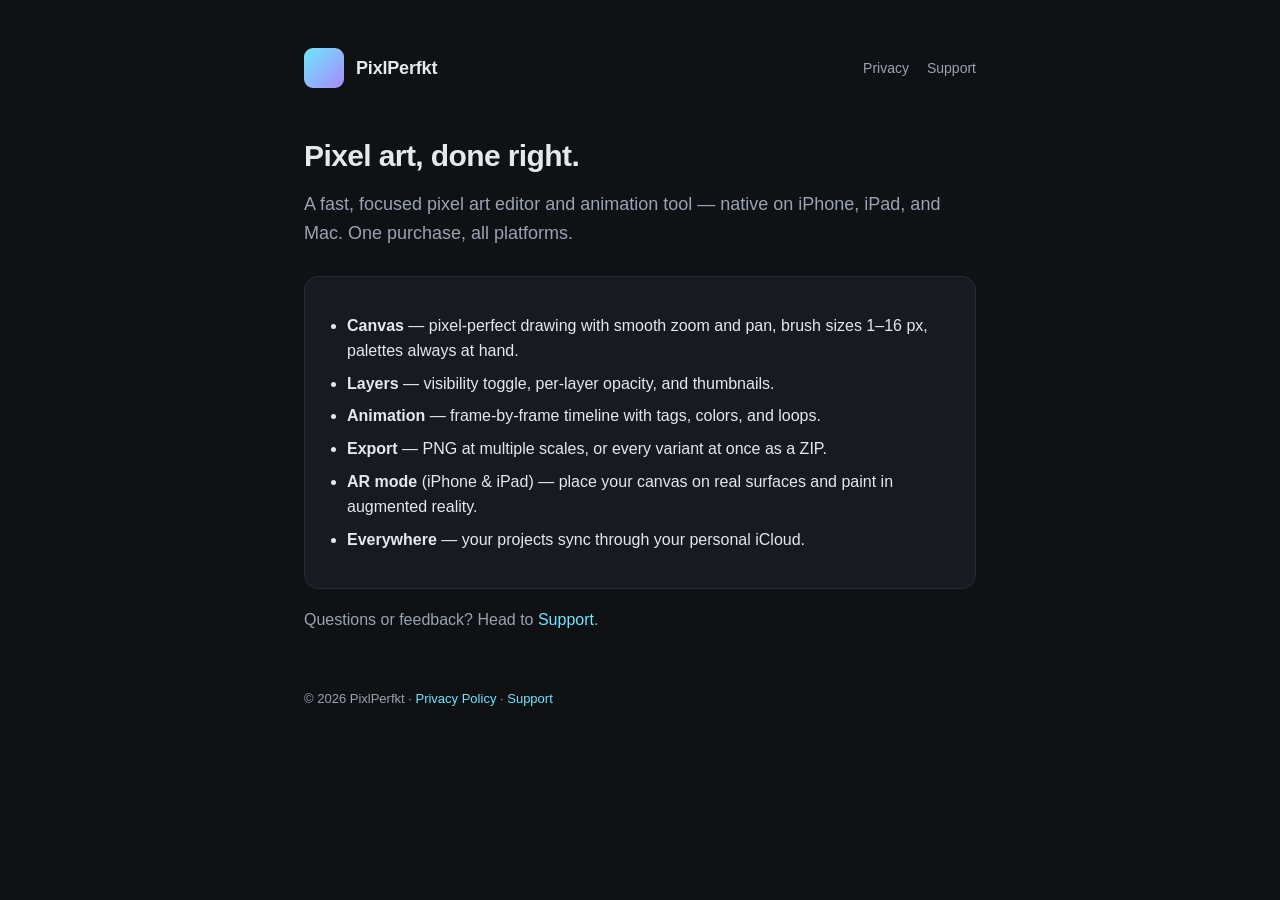
<file: index.html>
<!DOCTYPE html>
<html lang="en">
<head>
  <meta charset="utf-8">
  <meta name="viewport" content="width=device-width, initial-scale=1">
  <title>PixlPerfkt — Pixel art editor for iPhone, iPad &amp; Mac</title>
  <meta name="description" content="A fast, focused native pixel art editor and animation tool for iPhone, iPad, and Mac.">
  <link rel="stylesheet" href="/style.css">
</head>
<body>
  <div class="wrap">
    <header class="site">
      <div class="logo" aria-hidden="true"></div>
      <span class="name">PixlPerfkt</span>
      <nav class="site">
        <a href="/privacy">Privacy</a>
        <a href="/support">Support</a>
      </nav>
    </header>

    <main>
      <h1>Pixel art, done right.</h1>
      <p class="tagline">A fast, focused pixel art editor and animation tool — native on iPhone, iPad, and Mac. One purchase, all platforms.</p>

      <div class="card">
        <ul>
          <li><strong>Canvas</strong> — pixel-perfect drawing with smooth zoom and pan, brush sizes 1–16&nbsp;px, palettes always at hand.</li>
          <li><strong>Layers</strong> — visibility toggle, per-layer opacity, and thumbnails.</li>
          <li><strong>Animation</strong> — frame-by-frame timeline with tags, colors, and loops.</li>
          <li><strong>Export</strong> — PNG at multiple scales, or every variant at once as a ZIP.</li>
          <li><strong>AR mode</strong> (iPhone &amp; iPad) — place your canvas on real surfaces and paint in augmented reality.</li>
          <li><strong>Everywhere</strong> — your projects sync through your personal iCloud.</li>
        </ul>
      </div>

      <p class="muted">Questions or feedback? Head to <a href="/support">Support</a>.</p>
    </main>

    <footer class="site">
      <p>&copy; 2026 PixlPerfkt · <a href="/privacy">Privacy Policy</a> · <a href="/support">Support</a></p>
    </footer>
  </div>
</body>
</html>
</file>
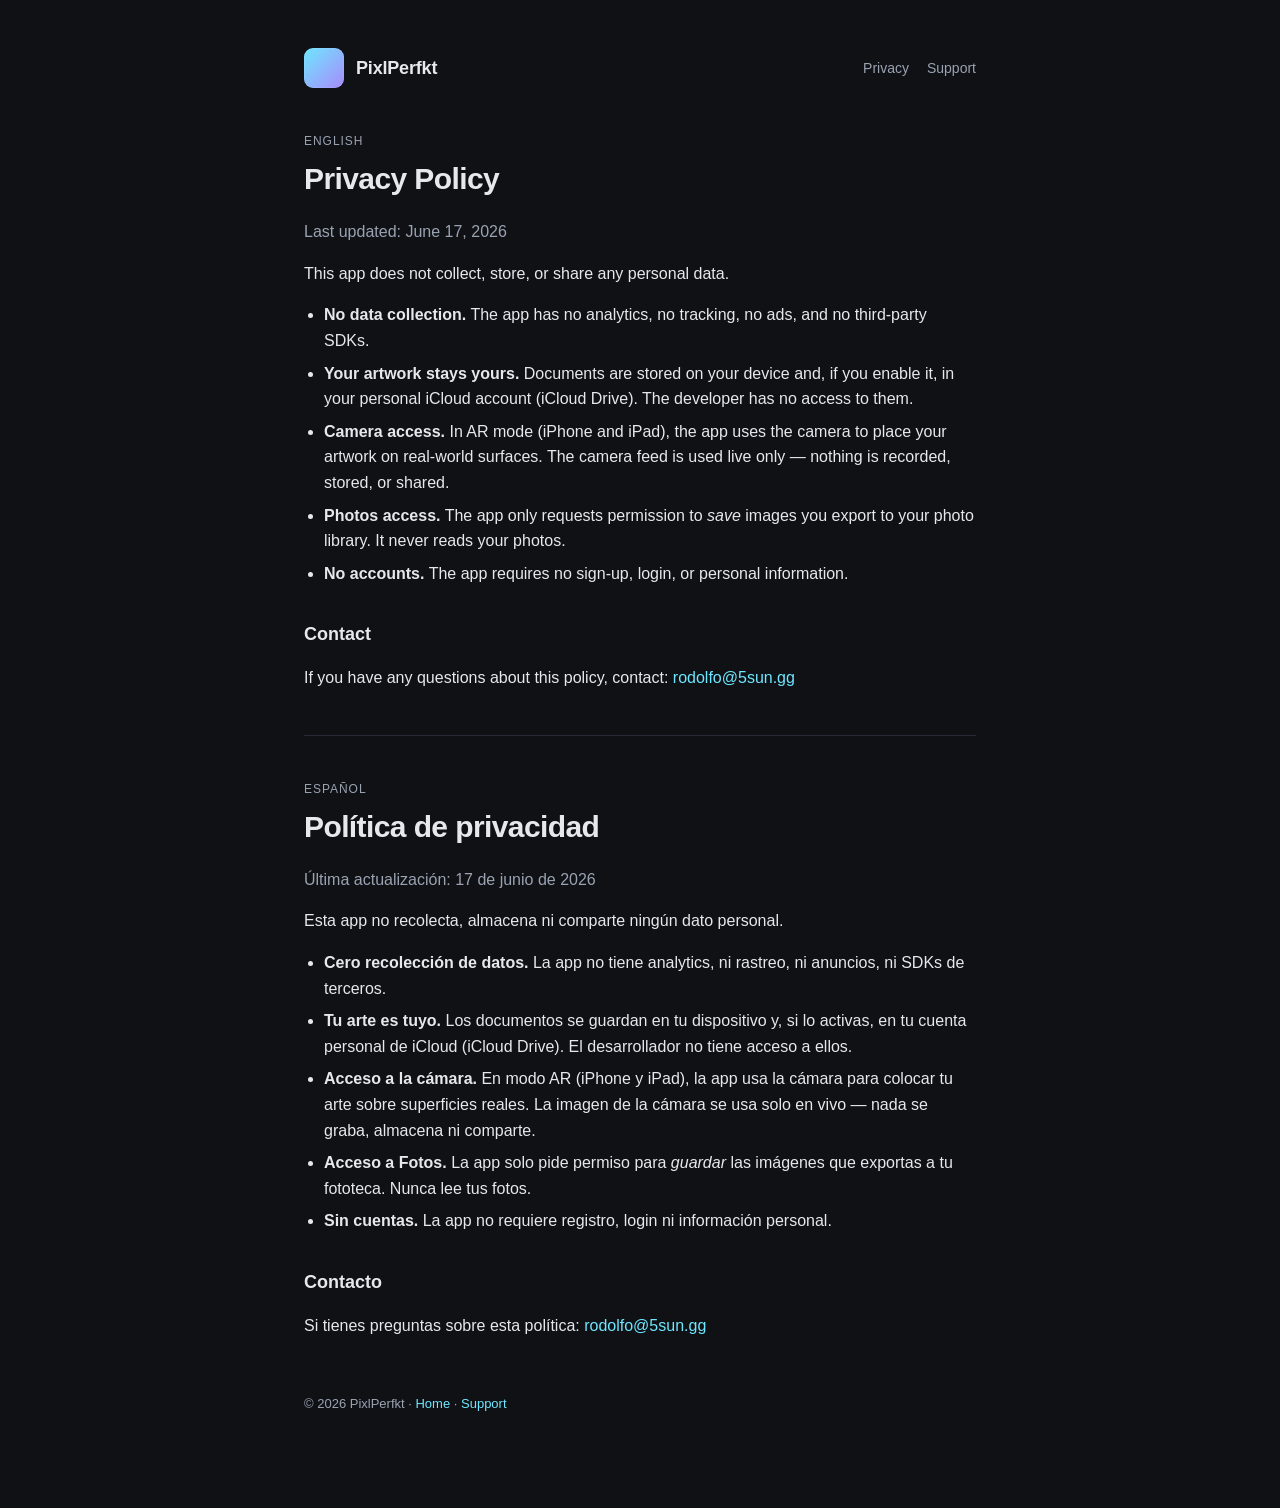
<file: privacy/index.html>
<!DOCTYPE html>
<html lang="en">
<head>
  <meta charset="utf-8">
  <meta name="viewport" content="width=device-width, initial-scale=1">
  <title>Privacy Policy — PixlPerfkt</title>
  <meta name="description" content="PixlPerfkt does not collect, store, or share any personal data.">
  <link rel="stylesheet" href="/style.css">
</head>
<body>
  <div class="wrap">
    <header class="site">
      <div class="logo" aria-hidden="true"></div>
      <a class="name" href="/" style="color:inherit">PixlPerfkt</a>
      <nav class="site">
        <a href="/privacy">Privacy</a>
        <a href="/support">Support</a>
      </nav>
    </header>

    <main>
      <p class="lang-label">English</p>
      <h1>Privacy Policy</h1>
      <p class="muted">Last updated: June 17, 2026</p>

      <p>This app does not collect, store, or share any personal data.</p>
      <ul>
        <li><strong>No data collection.</strong> The app has no analytics, no tracking, no ads, and no third-party SDKs.</li>
        <li><strong>Your artwork stays yours.</strong> Documents are stored on your device and, if you enable it, in your personal iCloud account (iCloud Drive). The developer has no access to them.</li>
        <li><strong>Camera access.</strong> In AR mode (iPhone and iPad), the app uses the camera to place your artwork on real-world surfaces. The camera feed is used live only — nothing is recorded, stored, or shared.</li>
        <li><strong>Photos access.</strong> The app only requests permission to <em>save</em> images you export to your photo library. It never reads your photos.</li>
        <li><strong>No accounts.</strong> The app requires no sign-up, login, or personal information.</li>
      </ul>

      <h2>Contact</h2>
      <p>If you have any questions about this policy, contact: <a href="mailto:rodolfo@5sun.gg">rodolfo@5sun.gg</a></p>

      <hr>

      <p class="lang-label">Español</p>
      <h1>Política de privacidad</h1>
      <p class="muted">Última actualización: 17 de junio de 2026</p>

      <p>Esta app no recolecta, almacena ni comparte ningún dato personal.</p>
      <ul>
        <li><strong>Cero recolección de datos.</strong> La app no tiene analytics, ni rastreo, ni anuncios, ni SDKs de terceros.</li>
        <li><strong>Tu arte es tuyo.</strong> Los documentos se guardan en tu dispositivo y, si lo activas, en tu cuenta personal de iCloud (iCloud Drive). El desarrollador no tiene acceso a ellos.</li>
        <li><strong>Acceso a la cámara.</strong> En modo AR (iPhone y iPad), la app usa la cámara para colocar tu arte sobre superficies reales. La imagen de la cámara se usa solo en vivo — nada se graba, almacena ni comparte.</li>
        <li><strong>Acceso a Fotos.</strong> La app solo pide permiso para <em>guardar</em> las imágenes que exportas a tu fototeca. Nunca lee tus fotos.</li>
        <li><strong>Sin cuentas.</strong> La app no requiere registro, login ni información personal.</li>
      </ul>

      <h2>Contacto</h2>
      <p>Si tienes preguntas sobre esta política: <a href="mailto:rodolfo@5sun.gg">rodolfo@5sun.gg</a></p>
    </main>

    <footer class="site">
      <p>&copy; 2026 PixlPerfkt · <a href="/">Home</a> · <a href="/support">Support</a></p>
    </footer>
  </div>
</body>
</html>
</file>
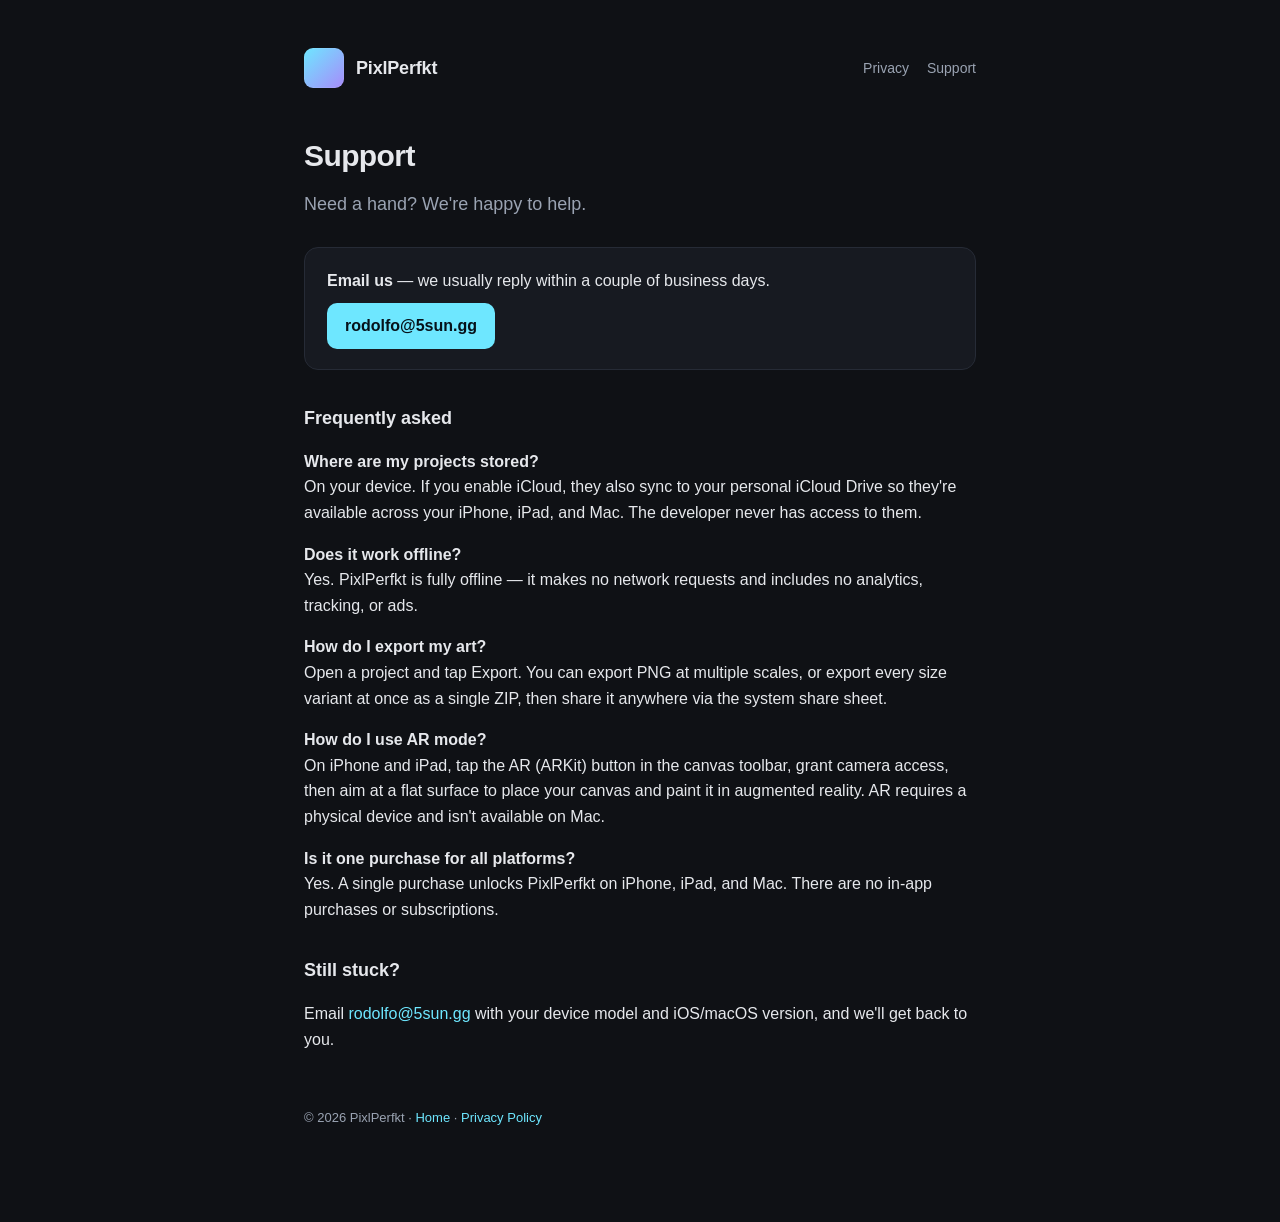
<file: support/index.html>
<!DOCTYPE html>
<html lang="en">
<head>
  <meta charset="utf-8">
  <meta name="viewport" content="width=device-width, initial-scale=1">
  <title>Support — PixlPerfkt</title>
  <meta name="description" content="Get help with PixlPerfkt, the pixel art editor for iPhone, iPad, and Mac.">
  <link rel="stylesheet" href="/style.css">
</head>
<body>
  <div class="wrap">
    <header class="site">
      <div class="logo" aria-hidden="true"></div>
      <a class="name" href="/" style="color:inherit">PixlPerfkt</a>
      <nav class="site">
        <a href="/privacy">Privacy</a>
        <a href="/support">Support</a>
      </nav>
    </header>

    <main>
      <h1>Support</h1>
      <p class="tagline">Need a hand? We're happy to help.</p>

      <div class="card">
        <p style="margin:0 0 6px"><strong>Email us</strong> — we usually reply within a couple of business days.</p>
        <a class="btn" href="mailto:rodolfo@5sun.gg?subject=PixlPerfkt%20support">rodolfo@5sun.gg</a>
      </div>

      <h2>Frequently asked</h2>

      <p><strong>Where are my projects stored?</strong><br>
      On your device. If you enable iCloud, they also sync to your personal iCloud Drive so they're available across your iPhone, iPad, and Mac. The developer never has access to them.</p>

      <p><strong>Does it work offline?</strong><br>
      Yes. PixlPerfkt is fully offline — it makes no network requests and includes no analytics, tracking, or ads.</p>

      <p><strong>How do I export my art?</strong><br>
      Open a project and tap Export. You can export PNG at multiple scales, or export every size variant at once as a single ZIP, then share it anywhere via the system share sheet.</p>

      <p><strong>How do I use AR mode?</strong><br>
      On iPhone and iPad, tap the AR (ARKit) button in the canvas toolbar, grant camera access, then aim at a flat surface to place your canvas and paint it in augmented reality. AR requires a physical device and isn't available on Mac.</p>

      <p><strong>Is it one purchase for all platforms?</strong><br>
      Yes. A single purchase unlocks PixlPerfkt on iPhone, iPad, and Mac. There are no in-app purchases or subscriptions.</p>

      <h2>Still stuck?</h2>
      <p>Email <a href="mailto:rodolfo@5sun.gg?subject=PixlPerfkt%20support">rodolfo@5sun.gg</a> with your device model and iOS/macOS version, and we'll get back to you.</p>
    </main>

    <footer class="site">
      <p>&copy; 2026 PixlPerfkt · <a href="/">Home</a> · <a href="/privacy">Privacy Policy</a></p>
    </footer>
  </div>
</body>
</html>
</file>
<file: style.css>
:root {
  --bg: #0f1115;
  --panel: #171a21;
  --text: #e6e8ec;
  --muted: #9aa3b2;
  --accent: #6ee7ff;
  --border: #262b36;
}
* { box-sizing: border-box; }
html { -webkit-text-size-adjust: 100%; }
body {
  margin: 0;
  font-family: -apple-system, BlinkMacSystemFont, "Segoe UI", Roboto, Helvetica, Arial, sans-serif;
  background: var(--bg);
  color: var(--text);
  line-height: 1.6;
}
a { color: var(--accent); text-decoration: none; }
a:hover { text-decoration: underline; }
.wrap { max-width: 720px; margin: 0 auto; padding: 48px 24px 80px; }
header.site { display: flex; align-items: center; gap: 12px; margin-bottom: 44px; }
header.site .logo {
  width: 40px; height: 40px; border-radius: 9px;
  background: linear-gradient(135deg, #6ee7ff, #a78bfa);
  box-shadow: 0 0 0 1px rgba(255,255,255,0.06) inset;
}
header.site .name { font-weight: 700; font-size: 18px; letter-spacing: -0.01em; }
nav.site { margin-left: auto; display: flex; gap: 18px; font-size: 14px; }
nav.site a { color: var(--muted); }
nav.site a:hover { color: var(--text); }
h1 { font-size: 30px; letter-spacing: -0.02em; margin: 0 0 10px; }
h2 { font-size: 18px; margin: 34px 0 10px; }
.tagline { font-size: 18px; color: var(--muted); margin: 0 0 28px; }
.muted { color: var(--muted); }
.card {
  background: var(--panel); border: 1px solid var(--border);
  border-radius: 14px; padding: 20px 22px; margin: 18px 0;
}
ul { padding-left: 20px; }
li { margin: 7px 0; }
hr { border: none; border-top: 1px solid var(--border); margin: 44px 0; }
footer.site { color: var(--muted); font-size: 13px; margin-top: 56px; }
.lang-label { font-size: 12px; letter-spacing: 0.08em; text-transform: uppercase; color: var(--muted); margin: 0 0 4px; }
.btn {
  display: inline-block; background: var(--accent); color: #06121a;
  font-weight: 600; padding: 10px 18px; border-radius: 10px; margin-top: 4px;
}
.btn:hover { text-decoration: none; opacity: 0.92; }
</file>
